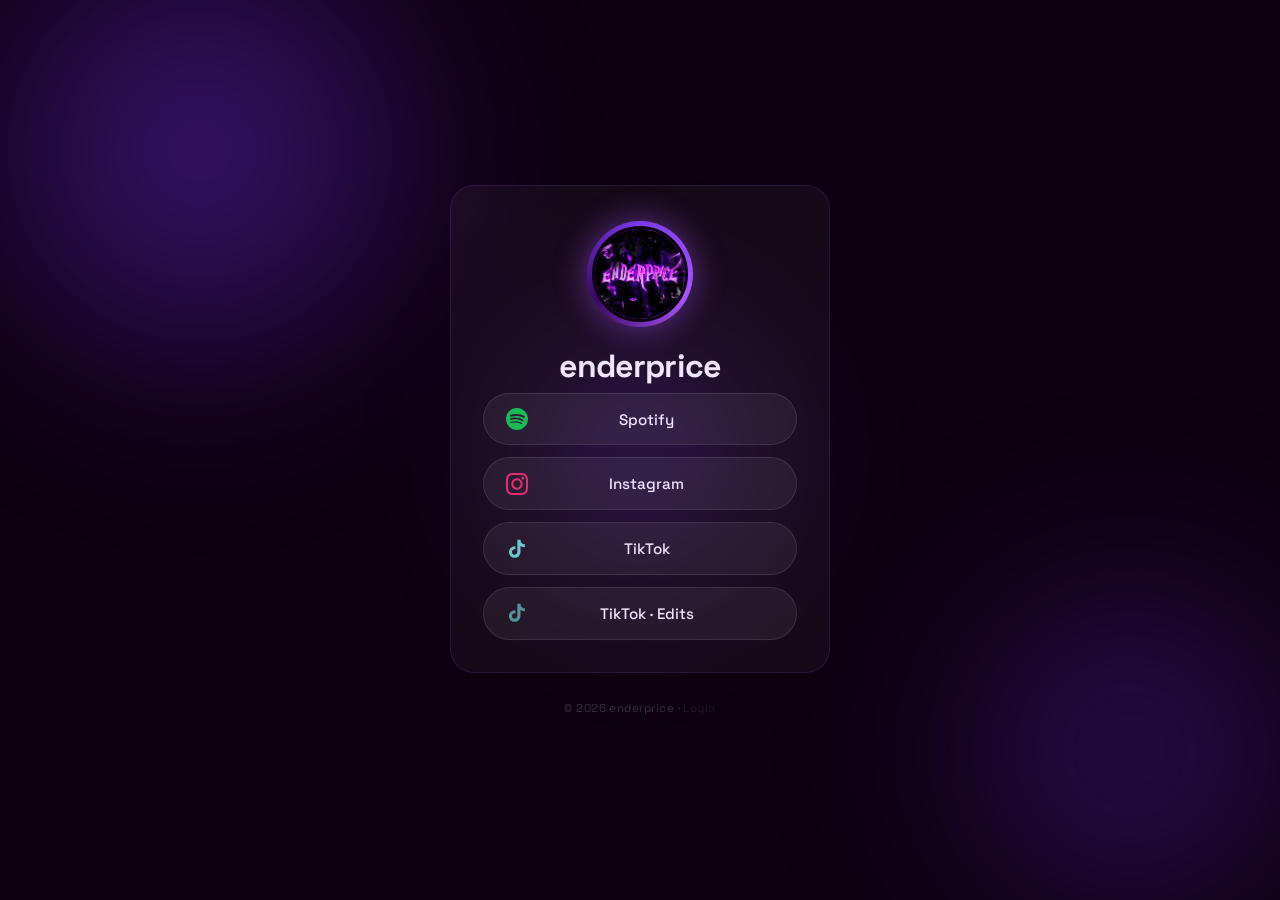
<file: index.html>
<!DOCTYPE html>
<html lang="en">
<head>
  <meta charset="UTF-8" />
  <meta name="viewport" content="width=device-width, initial-scale=1.0" />
  <title>enderprice</title>
  <link rel="stylesheet" href="style.css" />
</head>
<body>

  <!-- Animated aurora background -->
  <div class="bg-aurora" aria-hidden="true"></div>
  <div class="bg-aurora-mid" aria-hidden="true"></div>

  <main class="page">
    <div class="card">

      <!-- Avatar -->
      <div class="avatar-wrap">
        <div class="avatar-glow"></div>
        <div class="avatar-ring"></div>
        <div class="avatar" aria-label="enderprice avatar">
          <img src="avatar.JPG" alt="enderprice" />
        </div>
      </div>

      <!-- Name & tagline -->
      <h1 class="artist-name">enderprice</h1>

      <!-- Links -->
      <nav class="links" aria-label="Social links">

        <!-- Spotify -->
        <a class="link-btn spotify" href="https://open.spotify.com/artist/6rh6uK6fNyY0UNJ625D49H?si=b42301351f1b48bb" target="_blank" rel="noopener noreferrer">
          <svg class="btn-icon" viewBox="0 0 24 24" fill="currentColor" aria-hidden="true">
            <path d="M12 0C5.373 0 0 5.373 0 12s5.373 12 12 12 12-5.373 12-12S18.627 0 12 0zm5.516 17.313a.75.75 0 01-1.032.252c-2.83-1.73-6.393-2.12-10.59-1.163a.75.75 0 01-.335-1.463c4.59-1.05 8.527-.598 11.703 1.343a.75.75 0 01.254 1.031zm1.472-3.276a.937.937 0 01-1.29.308c-3.239-1.99-8.176-2.567-12.002-1.405a.937.937 0 01-.543-1.794c4.376-1.328 9.82-.684 13.527 1.601a.937.937 0 01.308 1.29zm.127-3.408C15.492 8.534 9.375 8.33 5.797 9.44a1.125 1.125 0 11-.653-2.155c4.122-1.25 10.974-1.008 15.3 1.622a1.125 1.125 0 01-1.129 1.722z"/>
          </svg>
          <span class="btn-label">Spotify</span>
        </a>

        <!-- Instagram -->
        <a class="link-btn instagram" href="https://www.instagram.com/enderprice.mp3/" target="_blank" rel="noopener noreferrer">
          <svg class="btn-icon" viewBox="0 0 24 24" fill="currentColor" aria-hidden="true">
            <path d="M12 2.163c3.204 0 3.584.012 4.85.07 3.252.148 4.771 1.691 4.919 4.919.058 1.265.069 1.645.069 4.849 0 3.205-.012 3.584-.069 4.849-.149 3.225-1.664 4.771-4.919 4.919-1.266.058-1.644.07-4.85.07-3.204 0-3.584-.012-4.849-.07-3.26-.149-4.771-1.699-4.919-4.92-.058-1.265-.07-1.644-.07-4.849 0-3.204.013-3.583.07-4.849.149-3.227 1.664-4.771 4.919-4.919 1.266-.057 1.645-.069 4.849-.069zm0-2.163c-3.259 0-3.667.014-4.947.072-4.358.2-6.78 2.618-6.98 6.98-.059 1.281-.073 1.689-.073 4.948 0 3.259.014 3.668.072 4.948.2 4.358 2.618 6.78 6.98 6.98 1.281.058 1.689.072 4.948.072 3.259 0 3.668-.014 4.948-.072 4.354-.2 6.782-2.618 6.979-6.98.059-1.28.073-1.689.073-4.948 0-3.259-.014-3.667-.072-4.947-.196-4.354-2.617-6.78-6.979-6.98-1.281-.059-1.69-.073-4.949-.073zm0 5.838c-3.403 0-6.162 2.759-6.162 6.162S8.597 18.163 12 18.163s6.162-2.759 6.162-6.162S15.403 5.838 12 5.838zm0 10.162c-2.209 0-4-1.79-4-4 0-2.209 1.791-4 4-4s4 1.791 4 4c0 2.21-1.791 4-4 4zm6.406-11.845c-.796 0-1.441.645-1.441 1.44s.645 1.44 1.441 1.44c.795 0 1.439-.645 1.439-1.44s-.644-1.44-1.439-1.44z"/>
          </svg>
          <span class="btn-label">Instagram</span>
        </a>

        <!-- TikTok Main -->
        <a class="link-btn tiktok" href="https://www.tiktok.com/@enderpriceofficial" target="_blank" rel="noopener noreferrer">
          <svg class="btn-icon" viewBox="0 0 24 24" fill="currentColor" aria-hidden="true">
            <path d="M19.59 6.69a4.83 4.83 0 01-3.77-4.25V2h-3.45v13.67a2.89 2.89 0 01-2.88 2.5 2.89 2.89 0 01-2.89-2.89 2.89 2.89 0 012.89-2.89c.28 0 .54.04.79.1V9.01a6.34 6.34 0 00-.79-.05 6.34 6.34 0 00-6.34 6.34 6.34 6.34 0 006.34 6.34 6.34 6.34 0 006.33-6.34V8.69a8.18 8.18 0 004.78 1.52V6.76a4.85 4.85 0 01-1.01-.07z"/>
          </svg>
          <span class="btn-label">TikTok</span>
        </a>

        <!-- TikTok FX -->
        <a class="link-btn tiktok-fx" href="https://www.tiktok.com/@enderprice.fx" target="_blank" rel="noopener noreferrer">
          <svg class="btn-icon" viewBox="0 0 24 24" fill="currentColor" aria-hidden="true">
            <path d="M19.59 6.69a4.83 4.83 0 01-3.77-4.25V2h-3.45v13.67a2.89 2.89 0 01-2.88 2.5 2.89 2.89 0 01-2.89-2.89 2.89 2.89 0 012.89-2.89c.28 0 .54.04.79.1V9.01a6.34 6.34 0 00-.79-.05 6.34 6.34 0 00-6.34 6.34 6.34 6.34 0 006.34 6.34 6.34 6.34 0 006.33-6.34V8.69a8.18 8.18 0 004.78 1.52V6.76a4.85 4.85 0 01-1.01-.07z"/>
          </svg>
          <span class="btn-label">TikTok · Edits</span>
        </a>

      </nav>
    </div>

    <footer class="footer">© 2026 enderprice · <a href="/login" style="color:inherit;text-decoration:none;opacity:0.5;">Login</a></footer>
  </main>

  <script src="script.js"></script>
</body>
</html>
</file>
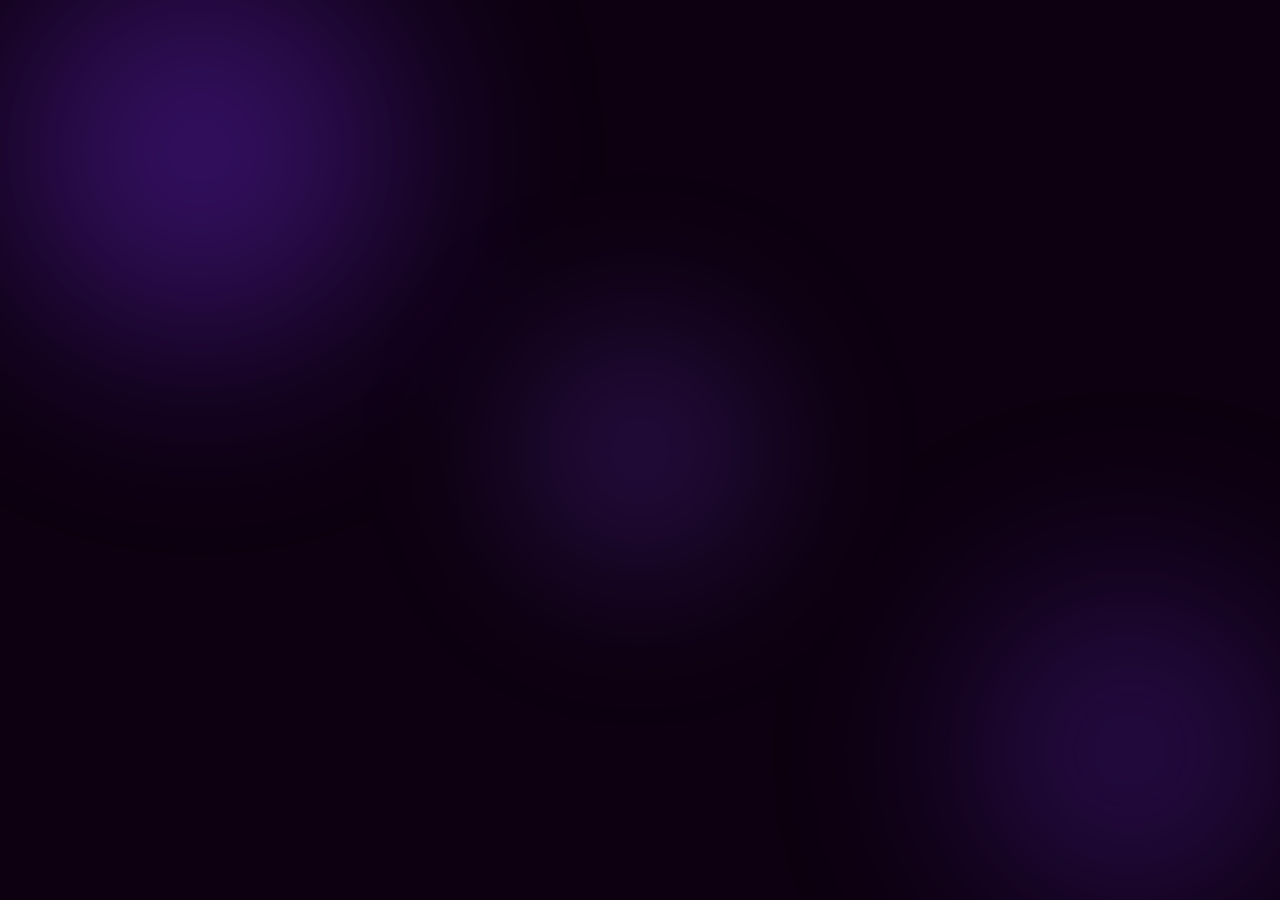
<file: dashboard.html>
<!DOCTYPE html>
<html lang="en">
<head>
  <meta charset="UTF-8" />
  <meta name="viewport" content="width=device-width, initial-scale=1.0" />
  <title>Dashboard</title>
  <link rel="stylesheet" href="style.css" />
  <style>
    .dash-card {
      width: 100%;
      max-width: 480px;
    }
    .dash-header {
      display: flex;
      align-items: center;
      justify-content: space-between;
      width: 100%;
      margin-bottom: 1.75rem;
    }
    .dash-title {
      font-size: 1.4rem;
      font-weight: 700;
    }
    .dash-username {
      font-size: 0.85rem;
      color: var(--purple-bright);
      font-weight: 500;
    }
    .logout-btn {
      background: none;
      border: 1px solid rgba(255,255,255,0.12);
      color: var(--text-muted);
      font-family: 'Space Grotesk', sans-serif;
      font-size: 0.8rem;
      padding: 0.4rem 0.9rem;
      border-radius: var(--radius-btn);
      cursor: pointer;
      transition: border-color 0.2s, color 0.2s;
    }
    .logout-btn:hover {
      border-color: rgba(255,255,255,0.3);
      color: var(--text);
    }
    .dash-form {
      display: flex;
      flex-direction: column;
      gap: 1rem;
      width: 100%;
    }
    .field-label {
      display: block;
      font-size: 0.78rem;
      font-weight: 600;
      color: var(--text-muted);
      text-transform: uppercase;
      letter-spacing: 0.07em;
      margin-bottom: 0.4rem;
    }
    .dash-input, .dash-textarea {
      width: 100%;
      padding: 0.8rem 1rem;
      border-radius: 12px;
      background: rgba(255, 255, 255, 0.06);
      border: 1px solid rgba(168, 85, 247, 0.2);
      color: var(--text);
      font-family: 'Space Grotesk', sans-serif;
      font-size: 0.9rem;
      outline: none;
      transition: border-color 0.2s;
    }
    .dash-input:focus, .dash-textarea:focus {
      border-color: var(--purple-mid);
    }
    .dash-input::placeholder, .dash-textarea::placeholder {
      color: var(--text-muted);
    }
    .dash-textarea {
      resize: vertical;
      min-height: 80px;
    }
    .section-title {
      font-size: 0.85rem;
      font-weight: 600;
      color: var(--text-muted);
      text-transform: uppercase;
      letter-spacing: 0.07em;
      margin-bottom: 0.5rem;
    }
    .links-list {
      display: flex;
      flex-direction: column;
      gap: 0.6rem;
    }
    .link-row {
      display: flex;
      gap: 0.5rem;
      align-items: center;
    }
    .link-row .dash-input {
      flex: 1;
    }
    .remove-btn {
      background: none;
      border: 1px solid rgba(255,255,255,0.1);
      color: var(--text-muted);
      font-size: 1rem;
      width: 34px;
      height: 34px;
      border-radius: 8px;
      cursor: pointer;
      flex-shrink: 0;
      display: flex;
      align-items: center;
      justify-content: center;
      transition: border-color 0.2s, color 0.2s;
    }
    .remove-btn:hover {
      border-color: #f87171;
      color: #f87171;
    }
    .add-link-btn {
      background: none;
      border: 1px dashed rgba(168, 85, 247, 0.35);
      color: var(--purple-bright);
      font-family: 'Space Grotesk', sans-serif;
      font-size: 0.85rem;
      font-weight: 500;
      padding: 0.6rem;
      border-radius: 12px;
      cursor: pointer;
      width: 100%;
      transition: background 0.2s, border-color 0.2s;
    }
    .add-link-btn:hover {
      background: rgba(168, 85, 247, 0.08);
      border-color: var(--purple-bright);
    }
    .save-btn {
      margin-top: 0.5rem;
      padding: 0.9rem;
      border-radius: var(--radius-btn);
      background: var(--purple-mid);
      border: none;
      color: #fff;
      font-family: 'Space Grotesk', sans-serif;
      font-size: 0.95rem;
      font-weight: 600;
      cursor: pointer;
      transition: background 0.2s, transform 0.15s;
    }
    .save-btn:hover {
      background: var(--purple-bright);
      transform: translateY(-1px);
    }
    .save-btn:disabled {
      opacity: 0.5;
      cursor: not-allowed;
      transform: none;
    }
    .status-msg {
      font-size: 0.85rem;
      text-align: center;
      min-height: 1.2em;
      color: var(--text-muted);
    }
    .status-msg.success { color: #4ade80; }
    .status-msg.error { color: #f87171; }
    .view-link {
      text-align: center;
      font-size: 0.82rem;
      color: var(--text-muted);
      margin-top: 0.25rem;
    }
    .view-link a {
      color: var(--purple-bright);
      text-decoration: none;
    }
    .view-link a:hover { text-decoration: underline; }
  </style>
</head>
<body>
  <div class="bg-aurora" aria-hidden="true"></div>
  <div class="bg-aurora-mid" aria-hidden="true"></div>

  <main class="page">
    <div class="card dash-card" id="dashCard" style="display:none">
      <div class="dash-header">
        <div>
          <div class="dash-title">Dashboard</div>
          <div class="dash-username" id="usernameDisplay"></div>
        </div>
        <button class="logout-btn" id="logoutBtn">Log out</button>
      </div>

      <form class="dash-form" id="dashForm">
        <div>
          <label class="field-label" for="displayName">Display name</label>
          <input class="dash-input" type="text" id="displayName" placeholder="Your name" />
        </div>
        <div>
          <label class="field-label" for="bio">Bio</label>
          <textarea class="dash-textarea" id="bio" placeholder="Short description about you…"></textarea>
        </div>

        <div>
          <div class="section-title">Links</div>
          <div class="links-list" id="linksList"></div>
          <button type="button" class="add-link-btn" id="addLinkBtn">+ Add link</button>
        </div>

        <p class="status-msg" id="statusMsg"></p>
        <button type="submit" class="save-btn" id="saveBtn">Save changes</button>
      </form>

      <p class="view-link" id="viewLink"></p>
    </div>
  </main>

  <script type="module">
    import { supabase } from './supabase-client.js'

    // Auth guard
    const { data: { session } } = await supabase.auth.getSession()
    if (!session) {
      window.location.href = '/login'
    }

    const user = session.user
    const dashCard = document.getElementById('dashCard')
    const usernameDisplay = document.getElementById('usernameDisplay')
    const displayNameInput = document.getElementById('displayName')
    const bioInput = document.getElementById('bio')
    const linksList = document.getElementById('linksList')
    const statusMsg = document.getElementById('statusMsg')
    const saveBtn = document.getElementById('saveBtn')
    const viewLink = document.getElementById('viewLink')

    // Load existing profile
    const { data: profile } = await supabase
      .from('profiles')
      .select('*')
      .eq('id', user.id)
      .single()

    if (profile) {
      usernameDisplay.textContent = '/' + profile.username
      displayNameInput.value = profile.display_name || ''
      bioInput.value = profile.bio || ''
      viewLink.innerHTML = `View your page: <a href="/${profile.username}" target="_blank">/${profile.username}</a>`
      ;(profile.links || []).forEach(link => addLinkRow(link.label, link.url))
    }

    dashCard.style.display = ''

    // Add link row
    function addLinkRow(label = '', url = '') {
      const row = document.createElement('div')
      row.className = 'link-row'
      row.innerHTML = `
        <input class="dash-input" type="text" placeholder="Label (e.g. Spotify)" value="${escapeAttr(label)}" data-field="label" />
        <input class="dash-input" type="url" placeholder="URL" value="${escapeAttr(url)}" data-field="url" />
        <button type="button" class="remove-btn" title="Remove">×</button>
      `
      row.querySelector('.remove-btn').addEventListener('click', () => row.remove())
      linksList.appendChild(row)
    }

    document.getElementById('addLinkBtn').addEventListener('click', () => addLinkRow())

    // Logout
    document.getElementById('logoutBtn').addEventListener('click', async () => {
      await supabase.auth.signOut()
      window.location.href = '/'
    })

    // Save
    document.getElementById('dashForm').addEventListener('submit', async (e) => {
      e.preventDefault()
      statusMsg.textContent = ''
      statusMsg.className = 'status-msg'
      saveBtn.disabled = true
      saveBtn.textContent = 'Saving…'

      const links = []
      linksList.querySelectorAll('.link-row').forEach(row => {
        const label = row.querySelector('[data-field="label"]').value.trim()
        const url = row.querySelector('[data-field="url"]').value.trim()
        if (label && url) links.push({ label, url })
      })

      const { error } = await supabase.from('profiles').update({
        display_name: displayNameInput.value.trim(),
        bio: bioInput.value.trim(),
        links
      }).eq('id', user.id)

      saveBtn.disabled = false
      saveBtn.textContent = 'Save changes'

      if (error) {
        statusMsg.textContent = error.message
        statusMsg.className = 'status-msg error'
      } else {
        statusMsg.textContent = 'Saved!'
        statusMsg.className = 'status-msg success'
        setTimeout(() => { statusMsg.textContent = '' }, 2500)
      }
    })

    function escapeAttr(str) {
      return String(str).replace(/"/g, '&quot;').replace(/'/g, '&#39;')
    }
  </script>
</body>
</html>
</file>
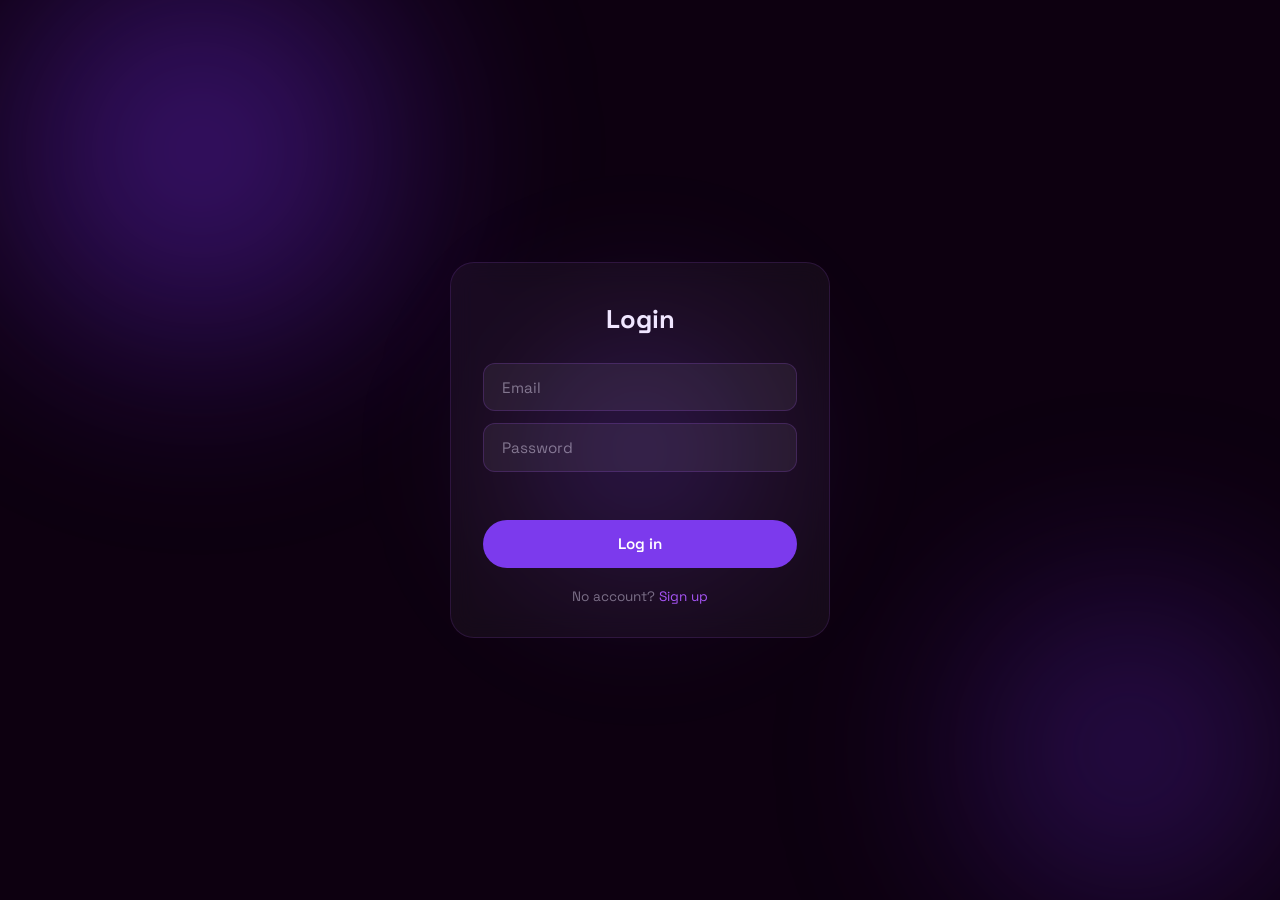
<file: login.html>
<!DOCTYPE html>
<html lang="en">
<head>
  <meta charset="UTF-8" />
  <meta name="viewport" content="width=device-width, initial-scale=1.0" />
  <title>Login</title>
  <link rel="stylesheet" href="style.css" />
  <style>
    .auth-card {
      width: 100%;
      max-width: 380px;
    }
    .auth-title {
      font-size: 1.6rem;
      font-weight: 700;
      margin-bottom: 1.75rem;
      text-align: center;
    }
    .auth-form {
      display: flex;
      flex-direction: column;
      gap: 0.75rem;
      width: 100%;
    }
    .auth-input {
      width: 100%;
      padding: 0.85rem 1.1rem;
      border-radius: 12px;
      background: rgba(255, 255, 255, 0.06);
      border: 1px solid rgba(168, 85, 247, 0.2);
      color: var(--text);
      font-family: 'Space Grotesk', sans-serif;
      font-size: 0.95rem;
      outline: none;
      transition: border-color 0.2s;
    }
    .auth-input:focus {
      border-color: var(--purple-mid);
    }
    .auth-input::placeholder {
      color: var(--text-muted);
    }
    .auth-btn {
      margin-top: 0.5rem;
      padding: 0.9rem;
      border-radius: var(--radius-btn);
      background: var(--purple-mid);
      border: none;
      color: #fff;
      font-family: 'Space Grotesk', sans-serif;
      font-size: 0.95rem;
      font-weight: 600;
      cursor: pointer;
      transition: background 0.2s, transform 0.15s;
    }
    .auth-btn:hover {
      background: var(--purple-bright);
      transform: translateY(-1px);
    }
    .auth-btn:disabled {
      opacity: 0.5;
      cursor: not-allowed;
      transform: none;
    }
    .auth-error {
      color: #f87171;
      font-size: 0.85rem;
      text-align: center;
      min-height: 1.2em;
    }
    .auth-footer {
      margin-top: 1.25rem;
      text-align: center;
      font-size: 0.85rem;
      color: var(--text-muted);
    }
    .auth-footer a {
      color: var(--purple-bright);
      text-decoration: none;
    }
    .auth-footer a:hover {
      text-decoration: underline;
    }
  </style>
</head>
<body>
  <div class="bg-aurora" aria-hidden="true"></div>
  <div class="bg-aurora-mid" aria-hidden="true"></div>

  <main class="page">
    <div class="card auth-card">
      <h1 class="auth-title">Login</h1>

      <form class="auth-form" id="loginForm">
        <input
          class="auth-input"
          type="email"
          id="email"
          placeholder="Email"
          required
          autocomplete="email"
        />
        <input
          class="auth-input"
          type="password"
          id="password"
          placeholder="Password"
          required
          autocomplete="current-password"
        />
        <p class="auth-error" id="errorMsg"></p>
        <button class="auth-btn" type="submit" id="submitBtn">Log in</button>
      </form>

      <p class="auth-footer">
        No account? <a href="/signup">Sign up</a>
      </p>
    </div>
  </main>

  <script type="module">
    import { supabase } from './supabase-client.js'

    const form = document.getElementById('loginForm')
    const errorMsg = document.getElementById('errorMsg')
    const submitBtn = document.getElementById('submitBtn')

    // Redirect to dashboard if already logged in
    const { data: { session } } = await supabase.auth.getSession()
    if (session) window.location.href = '/dashboard'

    form.addEventListener('submit', async (e) => {
      e.preventDefault()
      errorMsg.textContent = ''
      submitBtn.disabled = true
      submitBtn.textContent = 'Logging in…'

      const email = document.getElementById('email').value.trim()
      const password = document.getElementById('password').value

      const { data, error } = await supabase.auth.signInWithPassword({ email, password })

      if (error) {
        errorMsg.textContent = error.message
        submitBtn.disabled = false
        submitBtn.textContent = 'Log in'
        return
      }

      // Redirect to user's own profile dashboard
      window.location.href = '/dashboard'
    })
  </script>
</body>
</html>
</file>
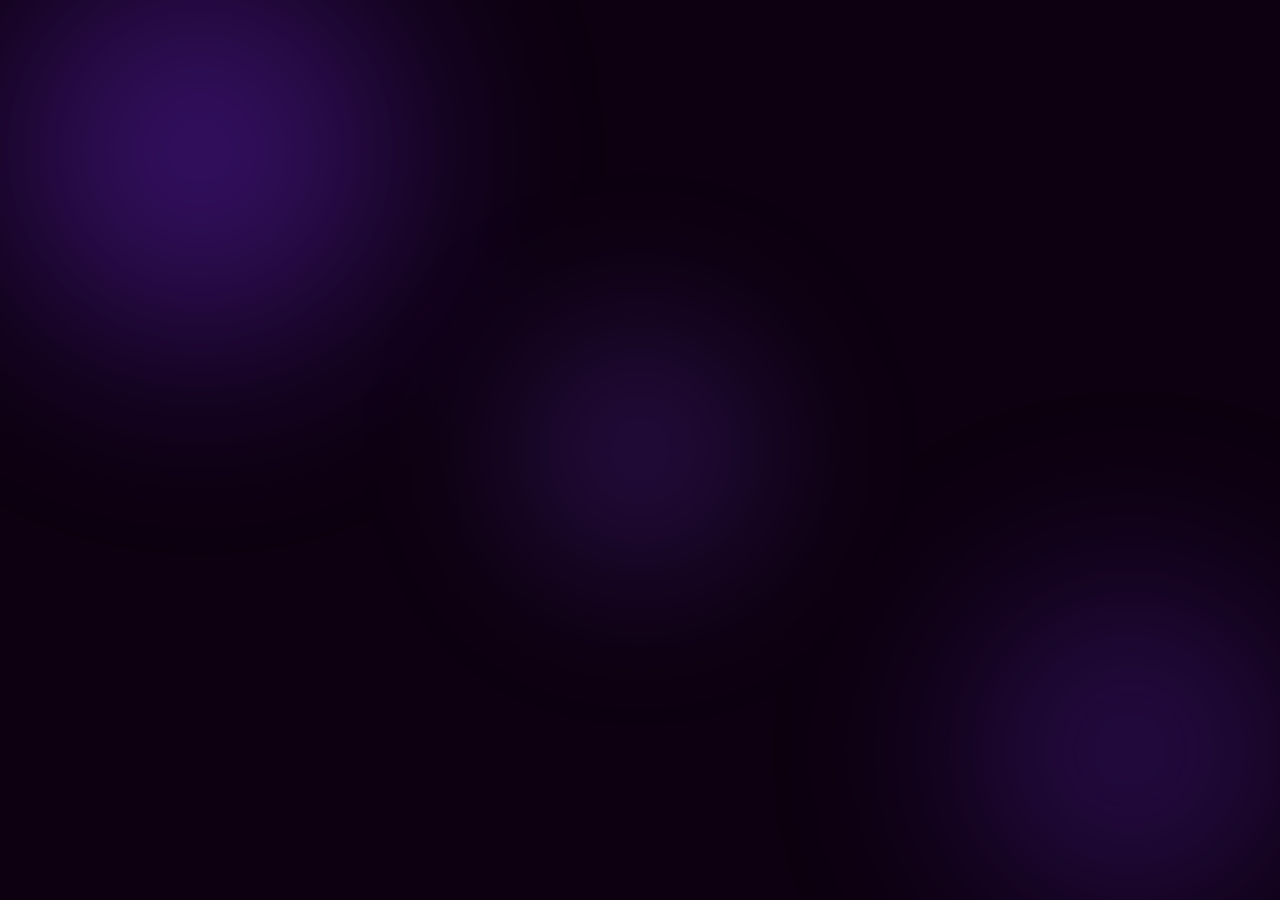
<file: profile.html>
<!DOCTYPE html>
<html lang="en">
<head>
  <meta charset="UTF-8" />
  <meta name="viewport" content="width=device-width, initial-scale=1.0" />
  <title>Profile</title>
  <link rel="stylesheet" href="style.css" />
  <style>
    .bio-text {
      font-size: 0.875rem;
      color: var(--text-muted);
      text-align: center;
      margin-bottom: 1.75rem;
      line-height: 1.5;
      max-width: 280px;
    }
    .avatar-initials {
      font-size: 2rem;
      font-weight: 700;
      color: var(--text);
      text-transform: uppercase;
      user-select: none;
    }
    .not-found {
      text-align: center;
      color: var(--text-muted);
      font-size: 1rem;
    }
    .not-found strong {
      display: block;
      font-size: 1.5rem;
      color: var(--text);
      margin-bottom: 0.5rem;
    }
  </style>
</head>
<body>
  <div class="bg-aurora" aria-hidden="true"></div>
  <div class="bg-aurora-mid" aria-hidden="true"></div>

  <main class="page" id="profilePage" style="display:none">
    <div class="card">
      <!-- Avatar -->
      <div class="avatar-wrap visible">
        <div class="avatar-glow"></div>
        <div class="avatar-ring"></div>
        <div class="avatar" id="avatarEl">
          <span class="avatar-initials" id="avatarInitials"></span>
        </div>
      </div>

      <!-- Name & bio -->
      <h1 class="artist-name visible" id="displayName"></h1>
      <p class="bio-text tagline visible" id="bioEl" style="display:none"></p>

      <!-- Links -->
      <nav class="links" id="linksEl" aria-label="Links"></nav>
    </div>

    <footer class="footer visible">
      <a href="/" style="color:inherit;opacity:0.6;text-decoration:none;">← back</a>
    </footer>
  </main>

  <main class="page" id="notFoundPage" style="display:none">
    <div class="card">
      <p class="not-found">
        <strong>404</strong>
        This profile doesn't exist.
      </p>
    </div>
  </main>

  <script type="module">
    import { supabase } from './supabase-client.js'

    const username = window.location.pathname.slice(1).split('/')[0]

    if (!username) {
      window.location.href = '/'
    }

    const { data: profile, error } = await supabase
      .from('profiles')
      .select('*')
      .eq('username', username)
      .single()

    if (!profile || error) {
      document.getElementById('notFoundPage').style.display = ''
      document.title = '404 — Not Found'
    } else {
      document.title = profile.display_name || profile.username

      // Initials avatar
      const initials = (profile.display_name || profile.username)
        .split(' ')
        .map(w => w[0])
        .join('')
        .slice(0, 2)
        .toUpperCase()
      document.getElementById('avatarInitials').textContent = initials

      document.getElementById('displayName').textContent = profile.display_name || profile.username

      const bioEl = document.getElementById('bioEl')
      if (profile.bio) {
        bioEl.textContent = profile.bio
        bioEl.style.display = ''
      }

      const linksEl = document.getElementById('linksEl')
      const links = profile.links || []
      links.forEach(link => {
        const a = document.createElement('a')
        a.className = 'link-btn visible'
        a.href = link.url
        a.target = '_blank'
        a.rel = 'noopener noreferrer'
        a.innerHTML = `<span class="btn-label">${escapeHtml(link.label)}</span>`
        linksEl.appendChild(a)
      })

      document.getElementById('profilePage').style.display = ''
    }

    function escapeHtml(str) {
      return String(str)
        .replace(/&/g, '&amp;')
        .replace(/</g, '&lt;')
        .replace(/>/g, '&gt;')
        .replace(/"/g, '&quot;')
    }
  </script>
</body>
</html>
</file>
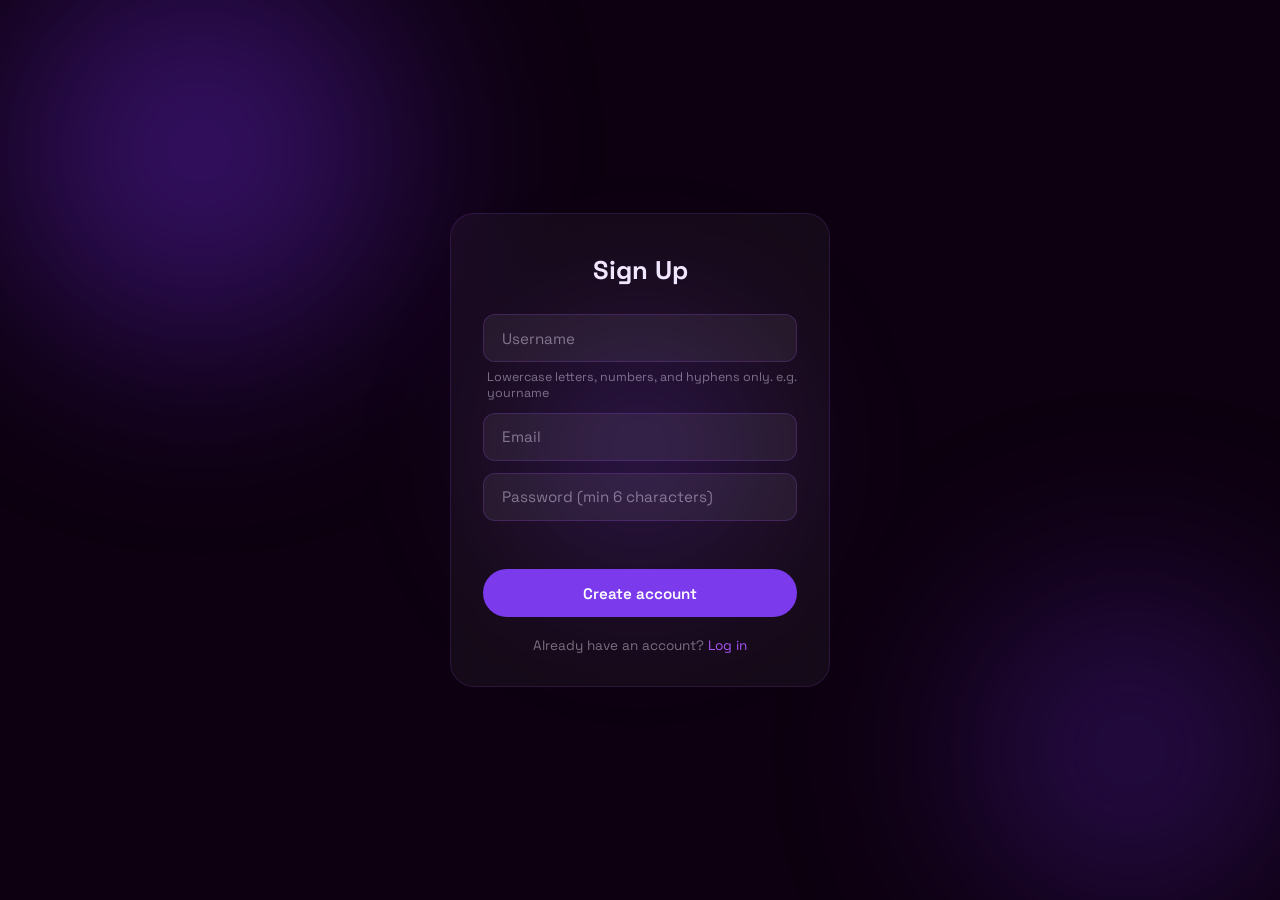
<file: signup.html>
<!DOCTYPE html>
<html lang="en">
<head>
  <meta charset="UTF-8" />
  <meta name="viewport" content="width=device-width, initial-scale=1.0" />
  <title>Sign Up</title>
  <link rel="stylesheet" href="style.css" />
  <style>
    .auth-card {
      width: 100%;
      max-width: 380px;
    }
    .auth-title {
      font-size: 1.6rem;
      font-weight: 700;
      margin-bottom: 1.75rem;
      text-align: center;
    }
    .auth-form {
      display: flex;
      flex-direction: column;
      gap: 0.75rem;
      width: 100%;
    }
    .auth-input {
      width: 100%;
      padding: 0.85rem 1.1rem;
      border-radius: 12px;
      background: rgba(255, 255, 255, 0.06);
      border: 1px solid rgba(168, 85, 247, 0.2);
      color: var(--text);
      font-family: 'Space Grotesk', sans-serif;
      font-size: 0.95rem;
      outline: none;
      transition: border-color 0.2s;
    }
    .auth-input:focus {
      border-color: var(--purple-mid);
    }
    .auth-input::placeholder {
      color: var(--text-muted);
    }
    .auth-hint {
      font-size: 0.78rem;
      color: var(--text-muted);
      margin-top: -0.35rem;
      padding-left: 0.25rem;
    }
    .auth-btn {
      margin-top: 0.5rem;
      padding: 0.9rem;
      border-radius: var(--radius-btn);
      background: var(--purple-mid);
      border: none;
      color: #fff;
      font-family: 'Space Grotesk', sans-serif;
      font-size: 0.95rem;
      font-weight: 600;
      cursor: pointer;
      transition: background 0.2s, transform 0.15s;
    }
    .auth-btn:hover {
      background: var(--purple-bright);
      transform: translateY(-1px);
    }
    .auth-btn:disabled {
      opacity: 0.5;
      cursor: not-allowed;
      transform: none;
    }
    .auth-error {
      color: #f87171;
      font-size: 0.85rem;
      text-align: center;
      min-height: 1.2em;
    }
    .auth-footer {
      margin-top: 1.25rem;
      text-align: center;
      font-size: 0.85rem;
      color: var(--text-muted);
    }
    .auth-footer a {
      color: var(--purple-bright);
      text-decoration: none;
    }
    .auth-footer a:hover {
      text-decoration: underline;
    }
  </style>
</head>
<body>
  <div class="bg-aurora" aria-hidden="true"></div>
  <div class="bg-aurora-mid" aria-hidden="true"></div>

  <main class="page">
    <div class="card auth-card">
      <h1 class="auth-title">Sign Up</h1>

      <form class="auth-form" id="signupForm">
        <input
          class="auth-input"
          type="text"
          id="username"
          placeholder="Username"
          required
          autocomplete="off"
          spellcheck="false"
        />
        <p class="auth-hint">Lowercase letters, numbers, and hyphens only. e.g. yourname</p>
        <input
          class="auth-input"
          type="email"
          id="email"
          placeholder="Email"
          required
          autocomplete="email"
        />
        <input
          class="auth-input"
          type="password"
          id="password"
          placeholder="Password (min 6 characters)"
          required
          autocomplete="new-password"
          minlength="6"
        />
        <p class="auth-error" id="errorMsg"></p>
        <button class="auth-btn" type="submit" id="submitBtn">Create account</button>
      </form>

      <p class="auth-footer">
        Already have an account? <a href="/login">Log in</a>
      </p>
    </div>
  </main>

  <script type="module">
    import { supabase } from './supabase-client.js'

    const form = document.getElementById('signupForm')
    const errorMsg = document.getElementById('errorMsg')
    const submitBtn = document.getElementById('submitBtn')

    // Redirect if already logged in
    const { data: { session } } = await supabase.auth.getSession()
    if (session) window.location.href = '/dashboard'

    form.addEventListener('submit', async (e) => {
      e.preventDefault()
      errorMsg.textContent = ''

      const username = document.getElementById('username').value.trim().toLowerCase()
      const email = document.getElementById('email').value.trim()
      const password = document.getElementById('password').value

      // Validate username format
      if (!/^[a-z0-9-]+$/.test(username)) {
        errorMsg.textContent = 'Username may only contain lowercase letters, numbers, and hyphens.'
        return
      }

      submitBtn.disabled = true
      submitBtn.textContent = 'Creating account…'

      // Check username availability before signing up
      const { data: existing } = await supabase
        .from('profiles')
        .select('username')
        .eq('username', username)
        .single()

      if (existing) {
        errorMsg.textContent = 'That username is already taken.'
        submitBtn.disabled = false
        submitBtn.textContent = 'Create account'
        return
      }

      // Create auth user
      const { data, error } = await supabase.auth.signUp({ email, password })

      if (error) {
        errorMsg.textContent = error.message
        submitBtn.disabled = false
        submitBtn.textContent = 'Create account'
        return
      }

      // Insert profile row
      const { error: profileError } = await supabase.from('profiles').insert({
        id: data.user.id,
        username,
        display_name: username,
        bio: '',
        links: []
      })

      if (profileError) {
        // Handle rare race-condition duplicate (DB unique constraint)
        if (profileError.code === '23505') {
          errorMsg.textContent = 'That username is already taken.'
        } else {
          errorMsg.textContent = profileError.message
        }
        submitBtn.disabled = false
        submitBtn.textContent = 'Create account'
        return
      }

      window.location.href = '/dashboard'
    })
  </script>
</body>
</html>
</file>
<file: style.css>
@import url('https://fonts.googleapis.com/css2?family=Space+Grotesk:wght@300;400;500;600;700&display=swap');

*, *::before, *::after {
  box-sizing: border-box;
  margin: 0;
  padding: 0;
}

:root {
  --bg: #0d0010;
  --bg-card: rgba(255, 255, 255, 0.04);
  --purple-deep: #3b0764;
  --purple-mid: #7c3aed;
  --purple-bright: #a855f7;
  --purple-glow: rgba(168, 85, 247, 0.35);
  --text: #f0e6ff;
  --text-muted: rgba(240, 230, 255, 0.45);
  --spotify: #1DB954;
  --instagram: #E1306C;
  --tiktok: #69C9D0;
  --radius-btn: 9999px;
  --transition: 0.3s cubic-bezier(0.4, 0, 0.2, 1);
}

html, body {
  height: 100%;
}

body {
  font-family: 'Space Grotesk', sans-serif;
  background-color: var(--bg);
  color: var(--text);
  min-height: 100vh;
  display: flex;
  align-items: center;
  justify-content: center;
  overflow-x: hidden;
  position: relative;
}

/* Animated aurora background */
.bg-aurora {
  position: fixed;
  inset: 0;
  z-index: 0;
  overflow: hidden;
  pointer-events: none;
}

.bg-aurora::before,
.bg-aurora::after {
  content: '';
  position: absolute;
  border-radius: 50%;
  filter: blur(80px);
  opacity: 0.55;
}

.bg-aurora::before {
  width: 600px;
  height: 600px;
  background: radial-gradient(circle, #6d28d9, transparent 70%);
  top: -150px;
  left: -100px;
  animation: drift1 14s ease-in-out infinite alternate;
}

.bg-aurora::after {
  width: 500px;
  height: 500px;
  background: radial-gradient(circle, #4c1d95, transparent 70%);
  bottom: -100px;
  right: -100px;
  animation: drift2 18s ease-in-out infinite alternate;
}

.bg-aurora-mid {
  position: fixed;
  width: 400px;
  height: 400px;
  background: radial-gradient(circle, #7c3aed44, transparent 70%);
  top: 50%;
  left: 50%;
  transform: translate(-50%, -50%);
  border-radius: 50%;
  filter: blur(60px);
  animation: drift3 10s ease-in-out infinite alternate;
  pointer-events: none;
  z-index: 0;
}

@keyframes drift1 {
  from { transform: translate(0, 0) scale(1); }
  to   { transform: translate(80px, 60px) scale(1.2); }
}

@keyframes drift2 {
  from { transform: translate(0, 0) scale(1); }
  to   { transform: translate(-60px, -80px) scale(1.15); }
}

@keyframes drift3 {
  from { transform: translate(-50%, -50%) scale(1); opacity: 0.6; }
  to   { transform: translate(-50%, -50%) scale(1.3); opacity: 0.9; }
}

/* Page wrapper */
.page {
  position: relative;
  z-index: 1;
  width: 100%;
  max-width: 420px;
  padding: 2rem 1.25rem;
  display: flex;
  flex-direction: column;
  align-items: center;
}

/* Card */
.card {
  width: 100%;
  background: var(--bg-card);
  border: 1px solid rgba(168, 85, 247, 0.15);
  border-radius: 24px;
  padding: 2.5rem 2rem 2rem;
  backdrop-filter: blur(12px);
  -webkit-backdrop-filter: blur(12px);
  display: flex;
  flex-direction: column;
  align-items: center;
  gap: 0;
}

/* Avatar */
.avatar-wrap {
  position: relative;
  margin-bottom: 1.5rem;
  opacity: 0;
  transform: translateY(20px);
  transition: opacity 0.6s ease, transform 0.6s ease;
}

.avatar-wrap.visible {
  opacity: 1;
  transform: translateY(0);
}

.avatar-ring {
  position: absolute;
  inset: -5px;
  border-radius: 50%;
  background: conic-gradient(from 0deg, var(--purple-mid), var(--purple-bright), var(--purple-deep), var(--purple-mid));
  animation: spin-ring 6s linear infinite;
  z-index: -1;
}

@keyframes spin-ring {
  to { transform: rotate(360deg); }
}

.avatar-glow {
  position: absolute;
  inset: -10px;
  border-radius: 50%;
  background: var(--purple-glow);
  filter: blur(14px);
  animation: pulse-glow 3s ease-in-out infinite alternate;
  z-index: -2;
}

@keyframes pulse-glow {
  from { opacity: 0.5; transform: scale(0.95); }
  to   { opacity: 1;   transform: scale(1.05); }
}

.avatar {
  width: 96px;
  height: 96px;
  border-radius: 50%;
  background: linear-gradient(135deg, #3b0764, #6d28d9);
  border: 3px solid var(--bg);
  display: flex;
  align-items: center;
  justify-content: center;
  font-size: 2.2rem;
  color: var(--text);
  position: relative;
  overflow: hidden;
  user-select: none;
}

.avatar img {
  width: 100%;
  height: 100%;
  object-fit: cover;
  border-radius: 50%;
  display: block;
}

/* Artist name */
.artist-name {
  font-size: 2rem;
  font-weight: 700;
  letter-spacing: -0.02em;
  color: var(--text);
  margin-bottom: 0.4rem;
  opacity: 0;
  transform: translateY(16px);
  transition: opacity 0.6s ease 0.15s, transform 0.6s ease 0.15s;
}

.artist-name.visible {
  opacity: 1;
  transform: translateY(0);
}

.tagline {
  font-size: 0.875rem;
  color: var(--text-muted);
  font-weight: 400;
  letter-spacing: 0.05em;
  margin-bottom: 2rem;
  opacity: 0;
  transform: translateY(12px);
  transition: opacity 0.6s ease 0.25s, transform 0.6s ease 0.25s;
}

.tagline.visible {
  opacity: 1;
  transform: translateY(0);
}

/* Links */
.links {
  width: 100%;
  display: flex;
  flex-direction: column;
  gap: 0.75rem;
}

.link-btn {
  display: flex;
  align-items: center;
  gap: 0.85rem;
  width: 100%;
  padding: 0.9rem 1.4rem;
  border-radius: var(--radius-btn);
  background: rgba(255, 255, 255, 0.06);
  border: 1px solid rgba(255, 255, 255, 0.1);
  color: var(--text);
  font-family: 'Space Grotesk', sans-serif;
  font-size: 0.95rem;
  font-weight: 500;
  text-decoration: none;
  cursor: pointer;
  position: relative;
  overflow: hidden;
  transition: transform var(--transition), border-color var(--transition), background var(--transition), box-shadow var(--transition);
  opacity: 0;
  transform: translateY(16px);
}

.link-btn.visible {
  opacity: 1;
  transform: translateY(0);
}

.link-btn::before {
  content: '';
  position: absolute;
  inset: 0;
  opacity: 0;
  transition: opacity var(--transition);
  border-radius: inherit;
}

.link-btn:hover {
  transform: translateY(-2px) scale(1.01);
}

/* Spotify */
.link-btn.spotify::before {
  background: radial-gradient(ellipse at center, rgba(29, 185, 84, 0.15), transparent 70%);
}
.link-btn.spotify:hover {
  border-color: var(--spotify);
  box-shadow: 0 0 20px rgba(29, 185, 84, 0.3), 0 4px 16px rgba(0,0,0,0.4);
  background: rgba(29, 185, 84, 0.1);
}
.link-btn.spotify:hover::before { opacity: 1; }
.link-btn.spotify .btn-icon { color: var(--spotify); }

/* Instagram */
.link-btn.instagram::before {
  background: radial-gradient(ellipse at center, rgba(225, 48, 108, 0.15), transparent 70%);
}
.link-btn.instagram:hover {
  border-color: var(--instagram);
  box-shadow: 0 0 20px rgba(225, 48, 108, 0.3), 0 4px 16px rgba(0,0,0,0.4);
  background: rgba(225, 48, 108, 0.1);
}
.link-btn.instagram:hover::before { opacity: 1; }
.link-btn.instagram .btn-icon { color: var(--instagram); }

/* TikTok */
.link-btn.tiktok::before {
  background: radial-gradient(ellipse at center, rgba(105, 201, 208, 0.15), transparent 70%);
}
.link-btn.tiktok:hover {
  border-color: var(--tiktok);
  box-shadow: 0 0 20px rgba(105, 201, 208, 0.3), 0 4px 16px rgba(0,0,0,0.4);
  background: rgba(105, 201, 208, 0.1);
}
.link-btn.tiktok:hover::before { opacity: 1; }
.link-btn.tiktok .btn-icon { color: var(--tiktok); }

/* TikTok FX (editing account) */
.link-btn.tiktok-fx::before {
  background: radial-gradient(ellipse at center, rgba(105, 201, 208, 0.1), transparent 70%);
}
.link-btn.tiktok-fx:hover {
  border-color: var(--tiktok);
  box-shadow: 0 0 20px rgba(105, 201, 208, 0.2), 0 4px 16px rgba(0,0,0,0.4);
  background: rgba(105, 201, 208, 0.07);
}
.link-btn.tiktok-fx:hover::before { opacity: 1; }
.link-btn.tiktok-fx .btn-icon { color: var(--tiktok); opacity: 0.7; }

.btn-icon {
  width: 22px;
  height: 22px;
  flex-shrink: 0;
  transition: color var(--transition);
}

.btn-label {
  flex: 1;
  text-align: center;
  padding-right: 22px; /* offset for icon to visually center text */
}

/* Footer */
.footer {
  margin-top: 1.75rem;
  font-size: 0.72rem;
  color: rgba(240, 230, 255, 0.2);
  letter-spacing: 0.04em;
  opacity: 0;
  transition: opacity 0.6s ease 0.8s;
}

.footer.visible {
  opacity: 1;
}

@media (max-width: 480px) {
  .card {
    padding: 2rem 1.25rem 1.5rem;
    border-radius: 20px;
  }
  .artist-name {
    font-size: 1.7rem;
  }
}
</file>
